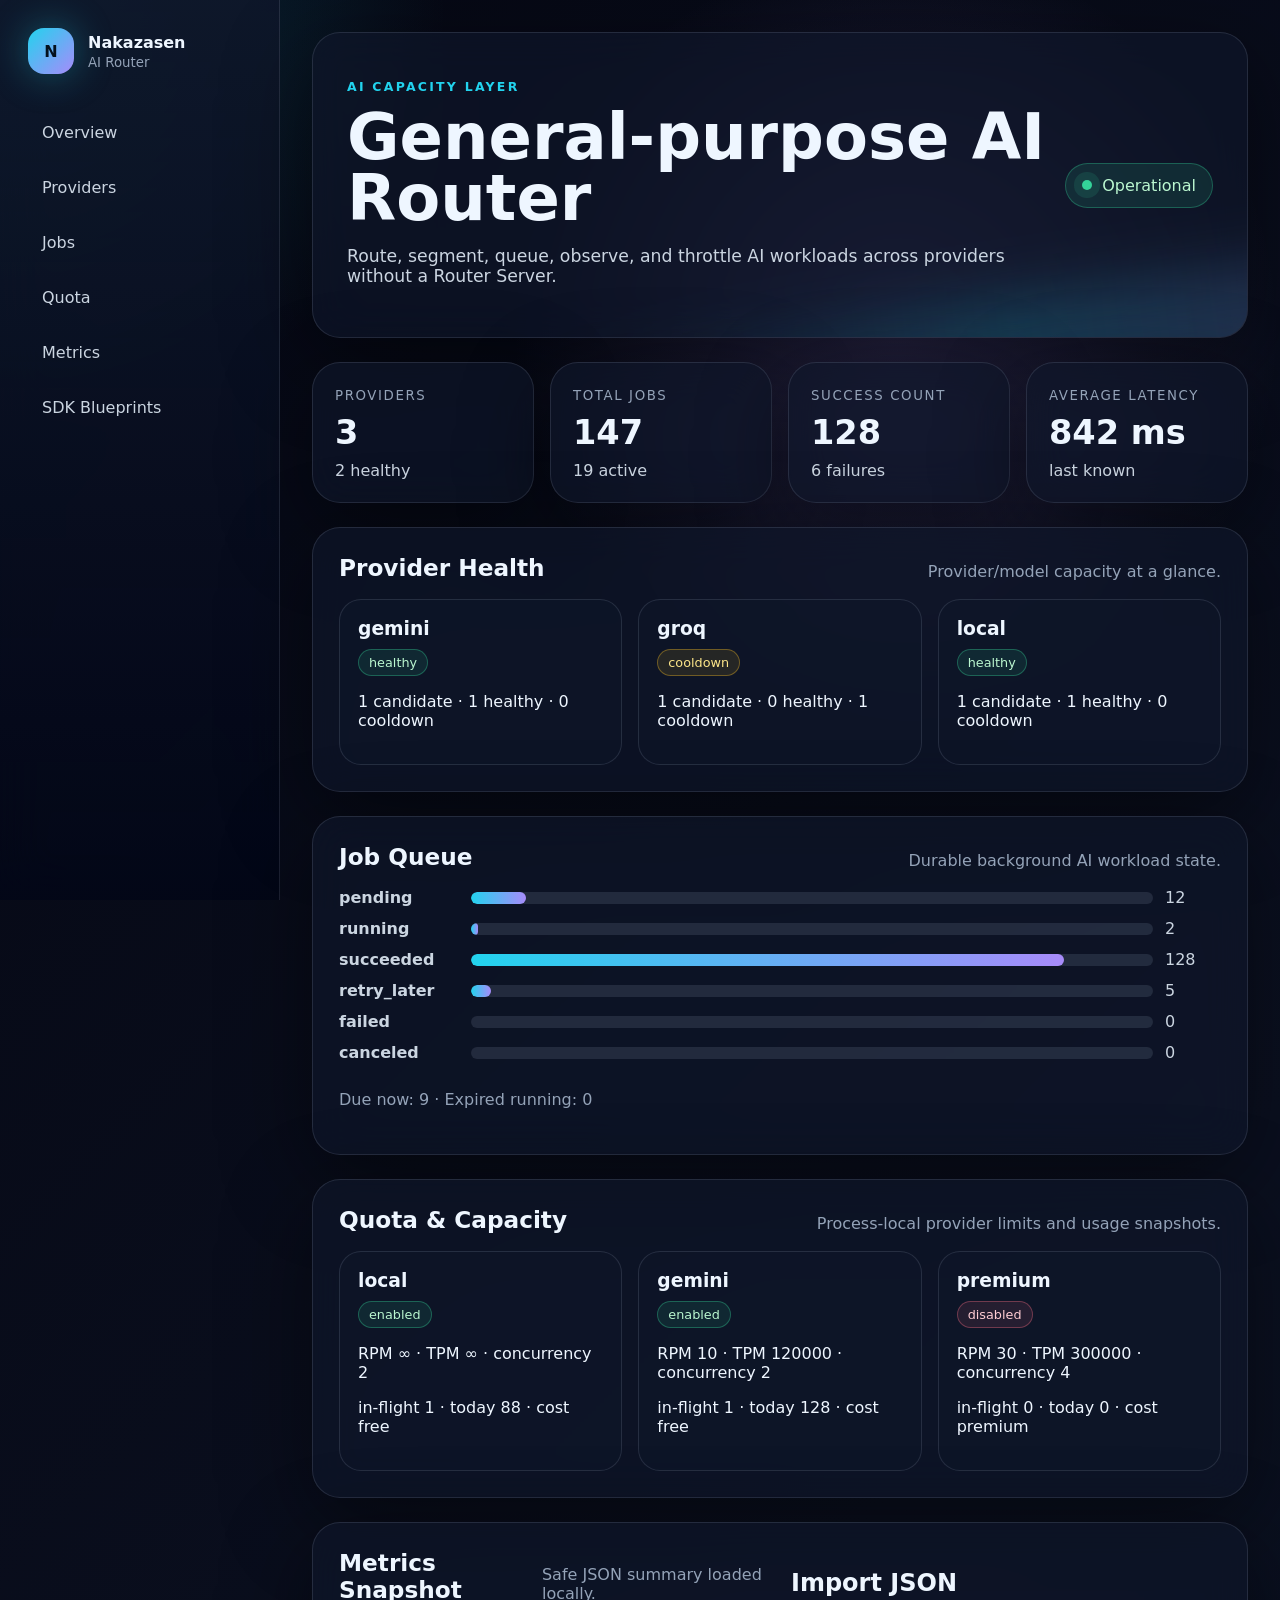
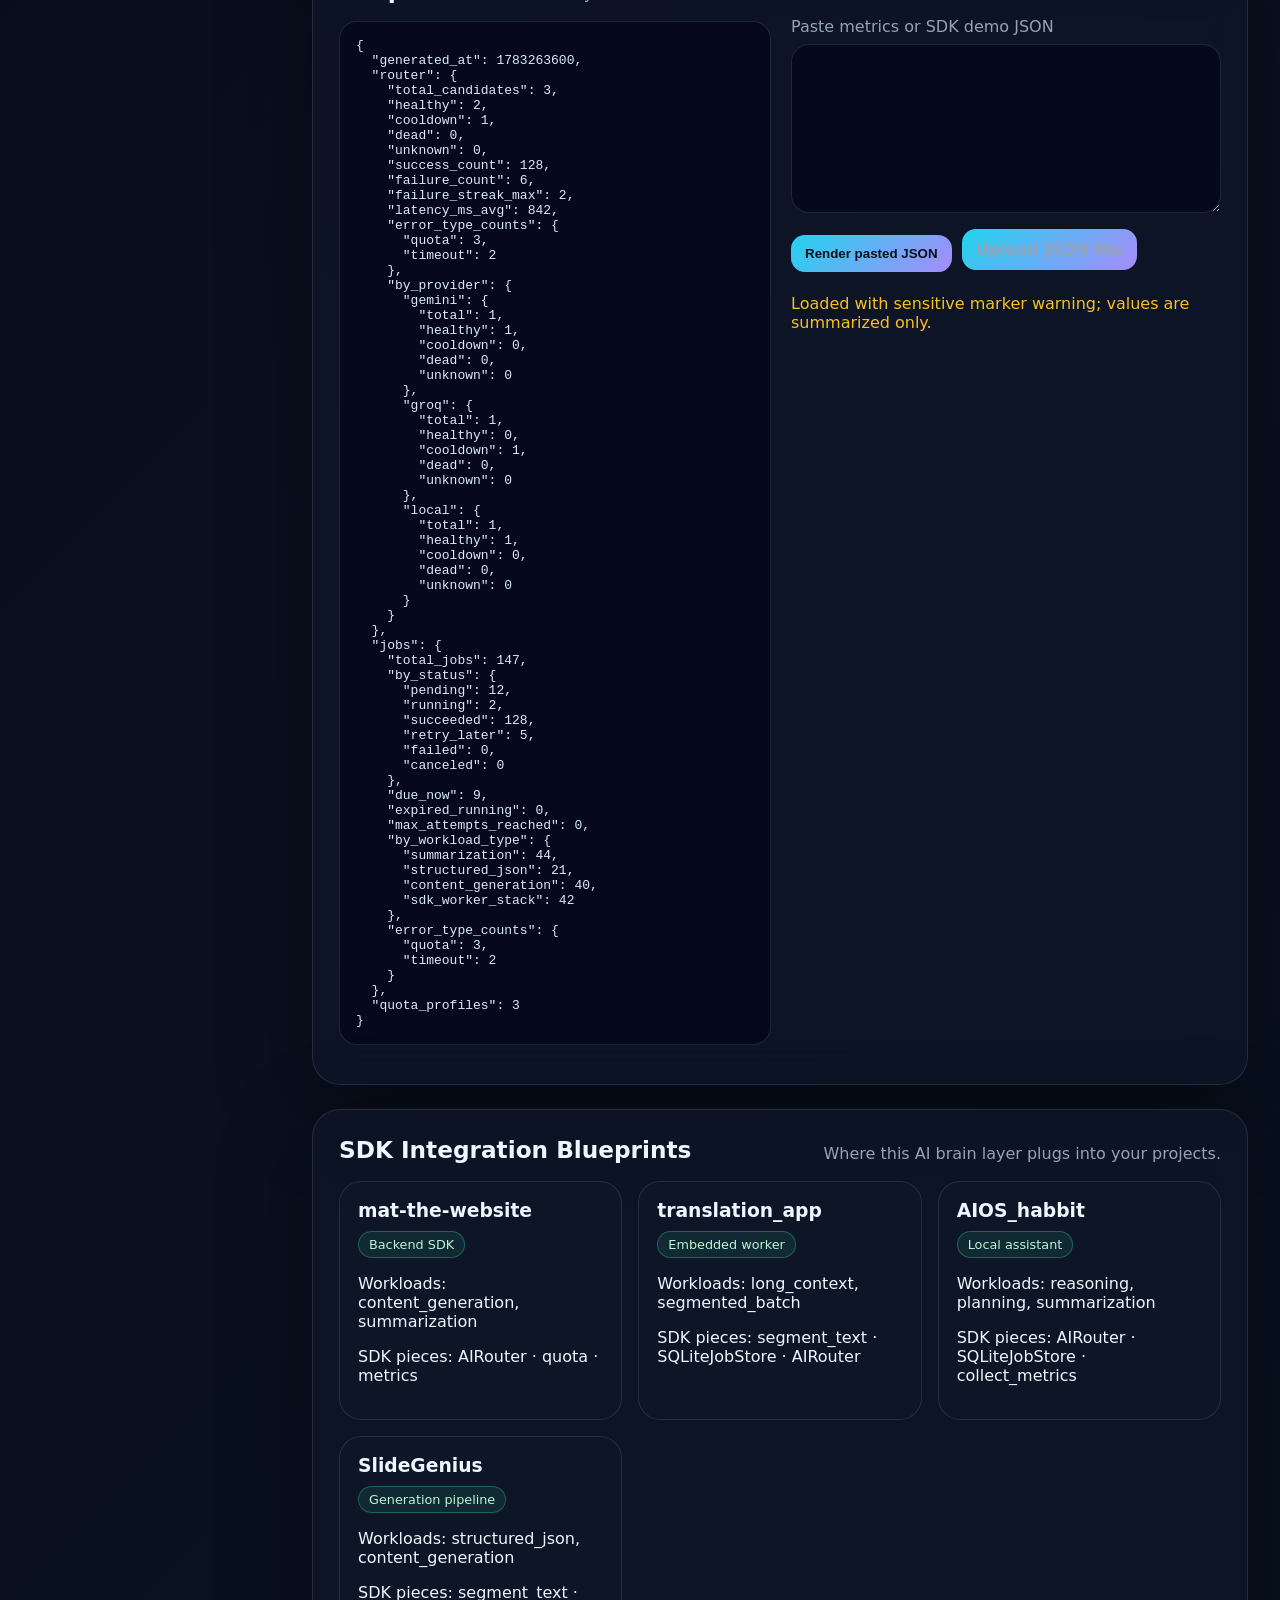
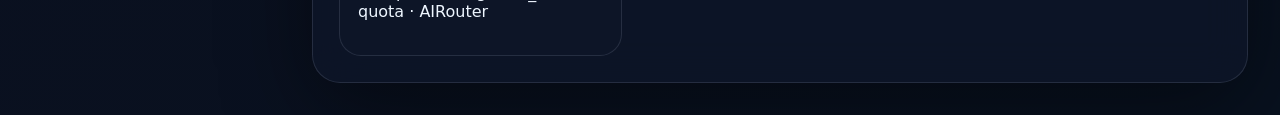
<file: examples/dashboard_static/index.html>
﻿<!doctype html>
<html lang="en">
<head>
  <meta charset="utf-8" />
  <meta name="viewport" content="width=device-width, initial-scale=1" />
  <meta name="description" content="Static local control center for Nakazasen AI Router metrics, jobs, quota, and SDK integration blueprints." />
  <title>Nakazasen AI Router Dashboard</title>
  <link rel="stylesheet" href="styles.css" />
</head>
<body>
  <div class="shell">
    <aside class="sidebar" aria-label="Dashboard navigation">
      <div class="brand"><span class="logo">N</span><div><strong>Nakazasen</strong><small>AI Router</small></div></div>
      <nav>
        <a href="#overview">Overview</a>
        <a href="#providers">Providers</a>
        <a href="#jobs">Jobs</a>
        <a href="#quota">Quota</a>
        <a href="#metrics">Metrics</a>
        <a href="#blueprints">SDK Blueprints</a>
      </nav>
    </aside>
    <main>
      <header class="hero" id="overview">
        <div>
          <p class="eyebrow">AI Capacity Layer</p>
          <h1>General-purpose AI Router</h1>
          <p class="subtitle">Route, segment, queue, observe, and throttle AI workloads across providers without a Router Server.</p>
        </div>
        <div class="status-pill"><span class="pulse"></span><span id="healthLabel">Operational</span></div>
      </header>

      <section class="grid stats" aria-label="Overview stats">
        <article class="card"><small>Providers</small><strong id="providerTotal">0</strong><span id="providerHealthy">0 healthy</span></article>
        <article class="card"><small>Total jobs</small><strong id="jobTotal">0</strong><span id="jobActive">0 active</span></article>
        <article class="card"><small>Success count</small><strong id="successCount">0</strong><span id="failureCount">0 failures</span></article>
        <article class="card"><small>Average latency</small><strong id="latencyAvg">--</strong><span>last known</span></article>
      </section>

      <section class="panel" id="providers">
        <div class="section-title"><h2>Provider Health</h2><p>Provider/model capacity at a glance.</p></div>
        <div class="provider-grid" id="providerCards"></div>
      </section>

      <section class="panel" id="jobs">
        <div class="section-title"><h2>Job Queue</h2><p>Durable background AI workload state.</p></div>
        <div id="jobBars" class="bars"></div>
      </section>

      <section class="panel" id="quota">
        <div class="section-title"><h2>Quota & Capacity</h2><p>Process-local provider limits and usage snapshots.</p></div>
        <div class="quota-grid" id="quotaCards"></div>
      </section>

      <section class="panel split" id="metrics">
        <div>
          <div class="section-title"><h2>Metrics Snapshot</h2><p>Safe JSON summary loaded locally.</p></div>
          <pre id="metricsSummary" class="code-box"></pre>
        </div>
        <div class="import-box">
          <h2>Import JSON</h2>
          <label for="jsonInput">Paste metrics or SDK demo JSON</label>
          <textarea id="jsonInput" rows="9" spellcheck="false"></textarea>
          <div class="actions">
            <button id="parseButton" type="button">Render pasted JSON</button>
            <label class="file-label" for="jsonFile">Upload JSON file</label>
            <input id="jsonFile" type="file" accept="application/json,.json" />
          </div>
          <p id="importStatus" class="status-text" aria-live="polite"></p>
        </div>
      </section>

      <section class="panel" id="blueprints">
        <div class="section-title"><h2>SDK Integration Blueprints</h2><p>Where this AI brain layer plugs into your projects.</p></div>
        <div class="blueprint-grid" id="blueprintCards"></div>
      </section>
    </main>
  </div>
  <script src="app.js"></script>
</body>
</html>
</file>
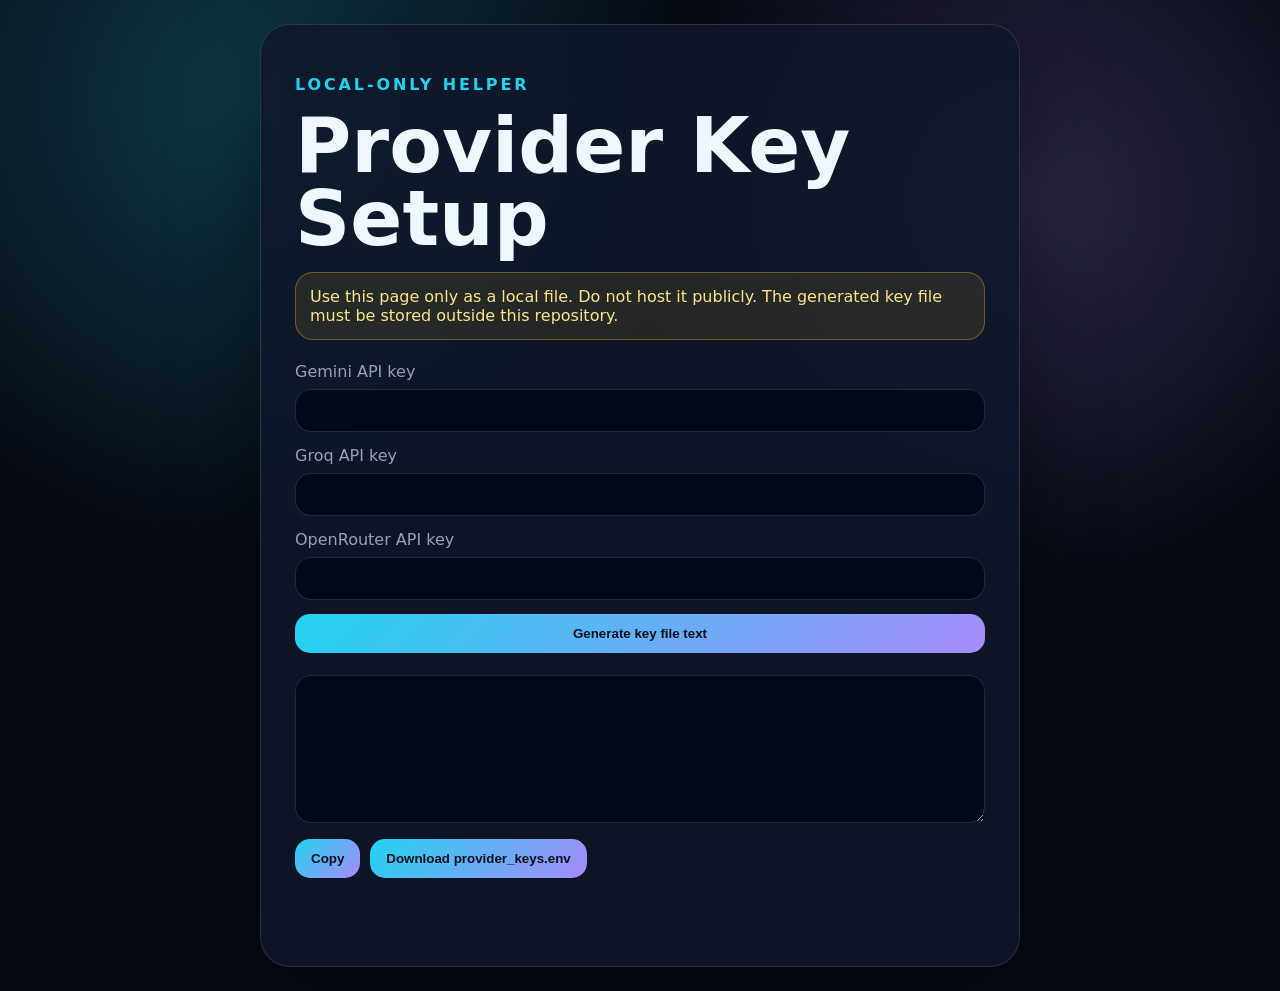
<file: examples/key_setup_static/index.html>
﻿<!doctype html>
<html lang="en">
<head>
  <meta charset="utf-8" />
  <meta name="viewport" content="width=device-width, initial-scale=1" />
  <meta name="description" content="Local-only provider key file generator for Nakazasen AI Router." />
  <title>Nakazasen AI Router Key Setup</title>
  <link rel="stylesheet" href="styles.css" />
</head>
<body>
  <main class="card">
    <p class="eyebrow">Local-only helper</p>
    <h1>Provider Key Setup</h1>
    <p class="warning">Use this page only as a local file. Do not host it publicly. The generated key file must be stored outside this repository.</p>
    <form id="keyForm">
      <label>Gemini API key <input id="gemini" type="password" autocomplete="off" /></label>
      <label>Groq API key <input id="groq" type="password" autocomplete="off" /></label>
      <label>OpenRouter API key <input id="openrouter" type="password" autocomplete="off" /></label>
      <button type="button" id="generateButton">Generate key file text</button>
    </form>
    <textarea id="output" rows="8" readonly aria-label="Generated key file text"></textarea>
    <div class="actions">
      <button type="button" id="copyButton">Copy</button>
      <button type="button" id="downloadButton">Download provider_keys.env</button>
    </div>
    <p id="status" aria-live="polite"></p>
  </main>
  <script src="app.js"></script>
</body>
</html>
</file>
<file: examples/dashboard_static/styles.css>
﻿:root {
  --bg: #070a13;
  --panel: rgba(15, 23, 42, 0.68);
  --panel-strong: rgba(17, 25, 48, 0.92);
  --line: rgba(148, 163, 184, 0.18);
  --text: #eef6ff;
  --muted: #94a3b8;
  --accent: #22d3ee;
  --accent-2: #a78bfa;
  --success: #34d399;
  --warning: #fbbf24;
  --danger: #fb7185;
  --shadow: 0 24px 90px rgba(0, 0, 0, 0.45);
}
* { box-sizing: border-box; }
body {
  margin: 0;
  min-height: 100vh;
  color: var(--text);
  font-family: Inter, ui-sans-serif, system-ui, -apple-system, Segoe UI, sans-serif;
  background:
    radial-gradient(circle at top left, rgba(34, 211, 238, 0.20), transparent 28rem),
    radial-gradient(circle at 70% 10%, rgba(167, 139, 250, 0.20), transparent 24rem),
    linear-gradient(135deg, #050713 0%, #0b1020 52%, #08111f 100%);
}
a { color: inherit; text-decoration: none; }
.shell { display: grid; grid-template-columns: 280px 1fr; min-height: 100vh; }
.sidebar {
  position: sticky; top: 0; height: 100vh; padding: 28px;
  background: linear-gradient(180deg, rgba(15,23,42,.92), rgba(2,6,23,.78));
  border-right: 1px solid var(--line); backdrop-filter: blur(24px);
}
.brand { display: flex; gap: 14px; align-items: center; margin-bottom: 36px; }
.logo { display: grid; place-items: center; width: 46px; height: 46px; border-radius: 16px; background: linear-gradient(135deg, var(--accent), var(--accent-2)); color: #04111e; font-weight: 900; box-shadow: 0 0 38px rgba(34, 211, 238, .35); }
.brand small { display: block; color: var(--muted); margin-top: 3px; }
nav { display: grid; gap: 10px; }
nav a { padding: 13px 14px; border-radius: 14px; color: #cbd5e1; transition: .2s ease; }
nav a:hover { background: rgba(34, 211, 238, .10); color: white; transform: translateX(4px); }
main { padding: 32px; display: grid; gap: 24px; }
.hero, .panel, .card {
  border: 1px solid var(--line); background: var(--panel); border-radius: 28px; box-shadow: var(--shadow); backdrop-filter: blur(20px);
}
.hero { display: flex; justify-content: space-between; align-items: center; padding: 34px; overflow: hidden; position: relative; }
.hero::after { content: ""; position: absolute; inset: auto -20% -60% 30%; height: 220px; background: linear-gradient(90deg, transparent, rgba(34,211,238,.2), rgba(167,139,250,.18)); filter: blur(30px); transform: rotate(-8deg); }
.eyebrow { color: var(--accent); text-transform: uppercase; letter-spacing: .18em; font-weight: 800; font-size: .78rem; }
h1 { margin: 0; font-size: clamp(2.2rem, 5vw, 5.2rem); line-height: .95; }
.subtitle { color: #cbd5e1; max-width: 760px; font-size: 1.08rem; }
.status-pill { display: flex; gap: 10px; align-items: center; padding: 12px 16px; border-radius: 999px; background: rgba(52,211,153,.12); border: 1px solid rgba(52,211,153,.32); color: #bbf7d0; z-index: 1; }
.pulse { width: 10px; height: 10px; border-radius: 50%; background: var(--success); box-shadow: 0 0 0 8px rgba(52,211,153,.12); }
.grid { display: grid; grid-template-columns: repeat(4, minmax(0, 1fr)); gap: 16px; }
.card { padding: 22px; transition: .2s ease; }
.card:hover { transform: translateY(-3px); border-color: rgba(34,211,238,.34); }
.card small { color: var(--muted); text-transform: uppercase; letter-spacing: .12em; }
.card strong { display: block; margin: 9px 0; font-size: 2.1rem; }
.card span { color: #cbd5e1; }
.panel { padding: 26px; }
.section-title { display: flex; justify-content: space-between; gap: 16px; align-items: end; margin-bottom: 18px; }
.section-title h2 { margin: 0; font-size: 1.45rem; }
.section-title p { margin: 0; color: var(--muted); }
.provider-grid, .quota-grid, .blueprint-grid { display: grid; grid-template-columns: repeat(3, minmax(0, 1fr)); gap: 16px; }
.mini-card { padding: 18px; border: 1px solid var(--line); border-radius: 22px; background: rgba(15,23,42,.58); }
.mini-card h3 { margin: 0 0 10px; }
.badge { display: inline-flex; padding: 5px 10px; border-radius: 999px; font-size: .8rem; border: 1px solid var(--line); color: #dbeafe; }
.badge.healthy, .badge.enabled { color: #bbf7d0; border-color: rgba(52,211,153,.35); background: rgba(52,211,153,.10); }
.badge.cooldown { color: #fde68a; border-color: rgba(251,191,36,.35); background: rgba(251,191,36,.10); }
.badge.disabled, .badge.failed { color: #fecdd3; border-color: rgba(251,113,133,.35); background: rgba(251,113,133,.10); }
.bars { display: grid; gap: 12px; }
.bar-row { display: grid; grid-template-columns: 120px 1fr 56px; gap: 12px; align-items: center; color: #cbd5e1; }
.bar { height: 12px; border-radius: 999px; background: rgba(148,163,184,.16); overflow: hidden; }
.bar > span { display: block; height: 100%; border-radius: inherit; background: linear-gradient(90deg, var(--accent), var(--accent-2)); }
.split { display: grid; grid-template-columns: 1fr 430px; gap: 20px; }
.code-box, textarea { width: 100%; border: 1px solid var(--line); border-radius: 18px; background: rgba(2,6,23,.65); color: #dbeafe; padding: 16px; }
.code-box { min-height: 260px; overflow: auto; }
textarea { resize: vertical; font-family: ui-monospace, SFMono-Regular, Consolas, monospace; }
.import-box label { display: block; color: var(--muted); margin-bottom: 8px; }
.actions { display: flex; flex-wrap: wrap; gap: 10px; align-items: center; margin-top: 12px; }
button, .file-label { border: 0; border-radius: 14px; padding: 11px 14px; color: #04111e; font-weight: 800; background: linear-gradient(135deg, var(--accent), var(--accent-2)); cursor: pointer; }
input[type="file"] { inline-size: 1px; block-size: 1px; opacity: 0; position: absolute; }
.status-text { min-height: 22px; color: var(--muted); }
@media (max-width: 1100px) { .shell { grid-template-columns: 1fr; } .sidebar { position: static; height: auto; } .grid, .provider-grid, .quota-grid, .blueprint-grid, .split { grid-template-columns: 1fr; } }
</file>
<file: examples/key_setup_static/styles.css>
﻿:root { --bg:#070a13; --panel:rgba(15,23,42,.84); --line:rgba(148,163,184,.2); --text:#eef6ff; --muted:#94a3b8; --accent:#22d3ee; --accent2:#a78bfa; --warn:#fbbf24; }
* { box-sizing:border-box; }
body { margin:0; min-height:100vh; display:grid; place-items:center; padding:24px; color:var(--text); font-family:Inter,ui-sans-serif,system-ui,sans-serif; background:radial-gradient(circle at 20% 10%,rgba(34,211,238,.24),transparent 28rem),radial-gradient(circle at 80% 20%,rgba(167,139,250,.22),transparent 24rem),#070a13; }
.card { width:min(760px,100%); padding:34px; border:1px solid var(--line); border-radius:30px; background:var(--panel); box-shadow:0 28px 90px rgba(0,0,0,.45); backdrop-filter:blur(22px); }
.eyebrow { color:var(--accent); text-transform:uppercase; letter-spacing:.18em; font-weight:800; }
h1 { margin:.2em 0; font-size:clamp(2.2rem,7vw,4.8rem); line-height:.95; }
.warning { color:#fde68a; border:1px solid rgba(251,191,36,.35); background:rgba(251,191,36,.10); padding:14px; border-radius:18px; }
form { display:grid; gap:14px; margin:22px 0; }
label { display:grid; gap:8px; color:var(--muted); }
input, textarea { width:100%; border:1px solid var(--line); border-radius:16px; padding:13px 14px; background:rgba(2,6,23,.72); color:var(--text); }
textarea { resize:vertical; font-family:ui-monospace,SFMono-Regular,Consolas,monospace; }
button { border:0; border-radius:15px; padding:12px 16px; font-weight:900; color:#04111e; background:linear-gradient(135deg,var(--accent),var(--accent2)); cursor:pointer; }
.actions { display:flex; flex-wrap:wrap; gap:10px; margin-top:12px; }
#status { min-height:22px; color:#bbf7d0; }
</file>
